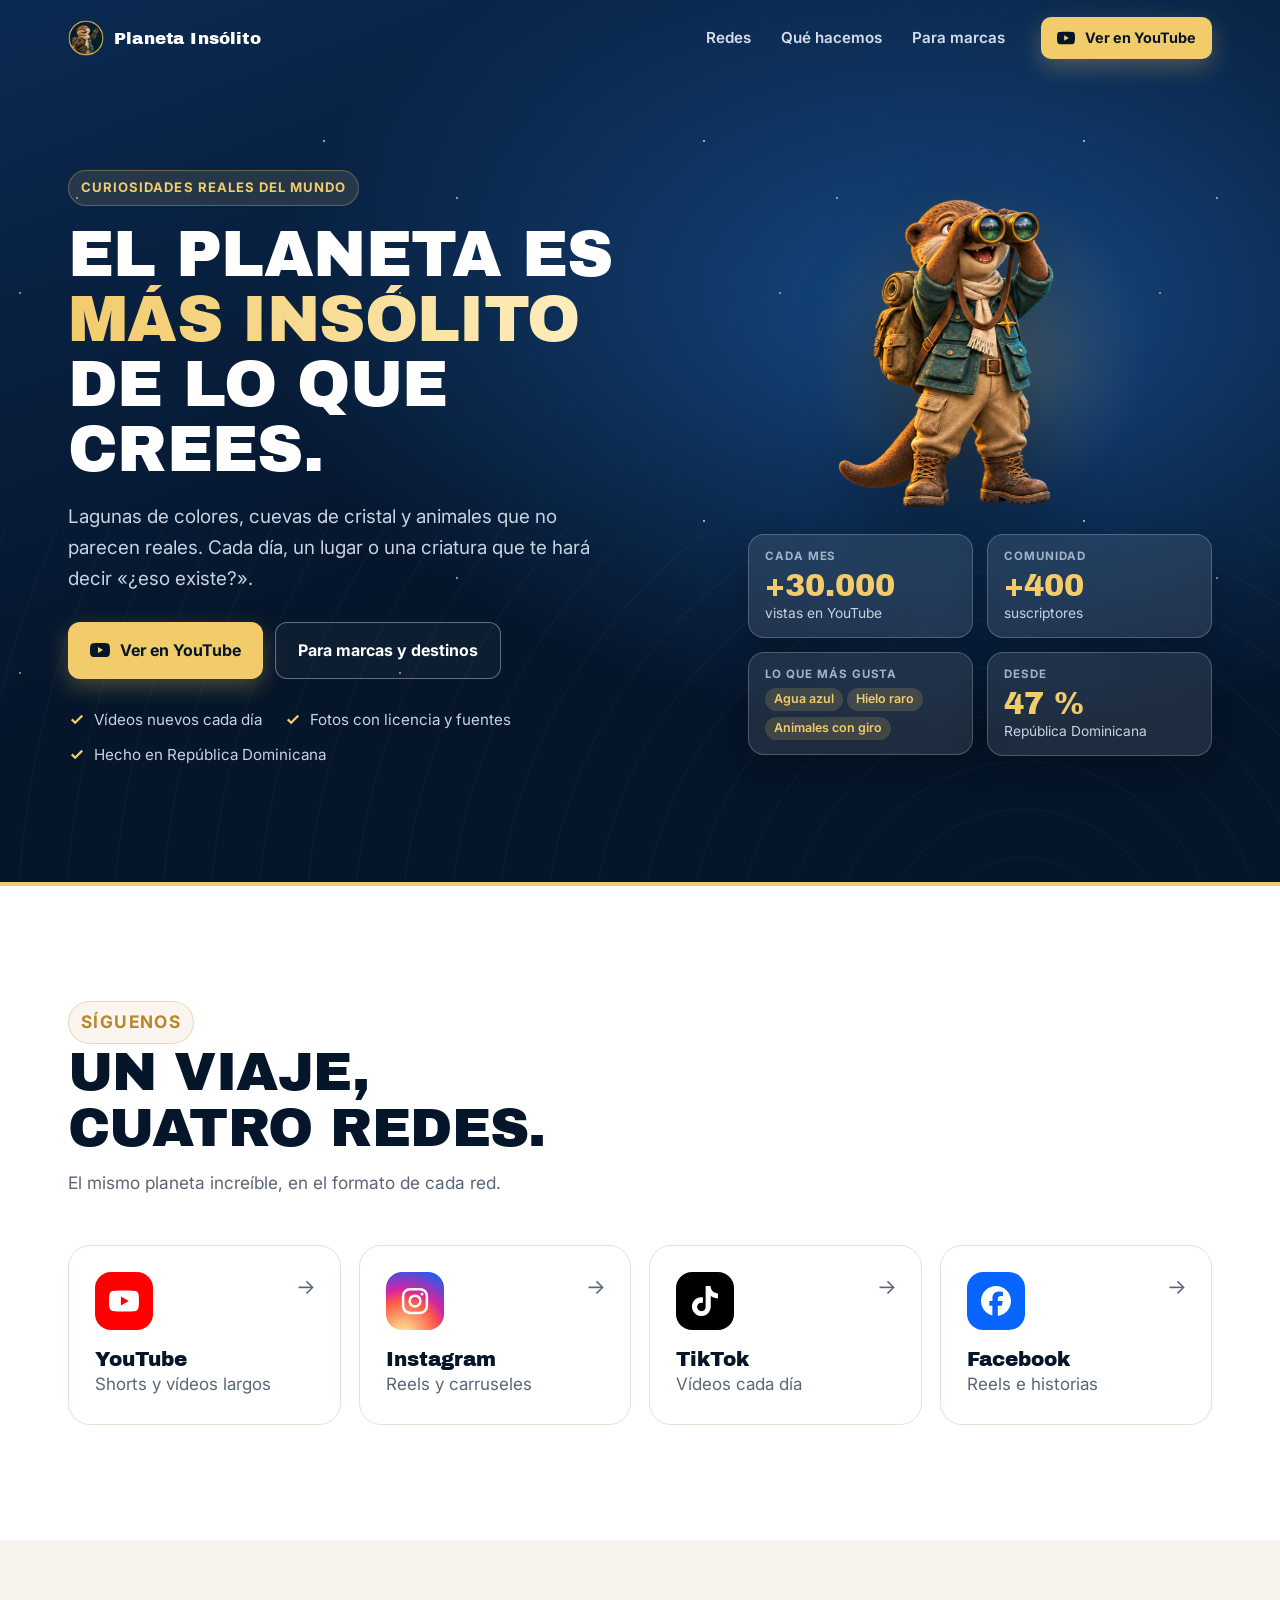
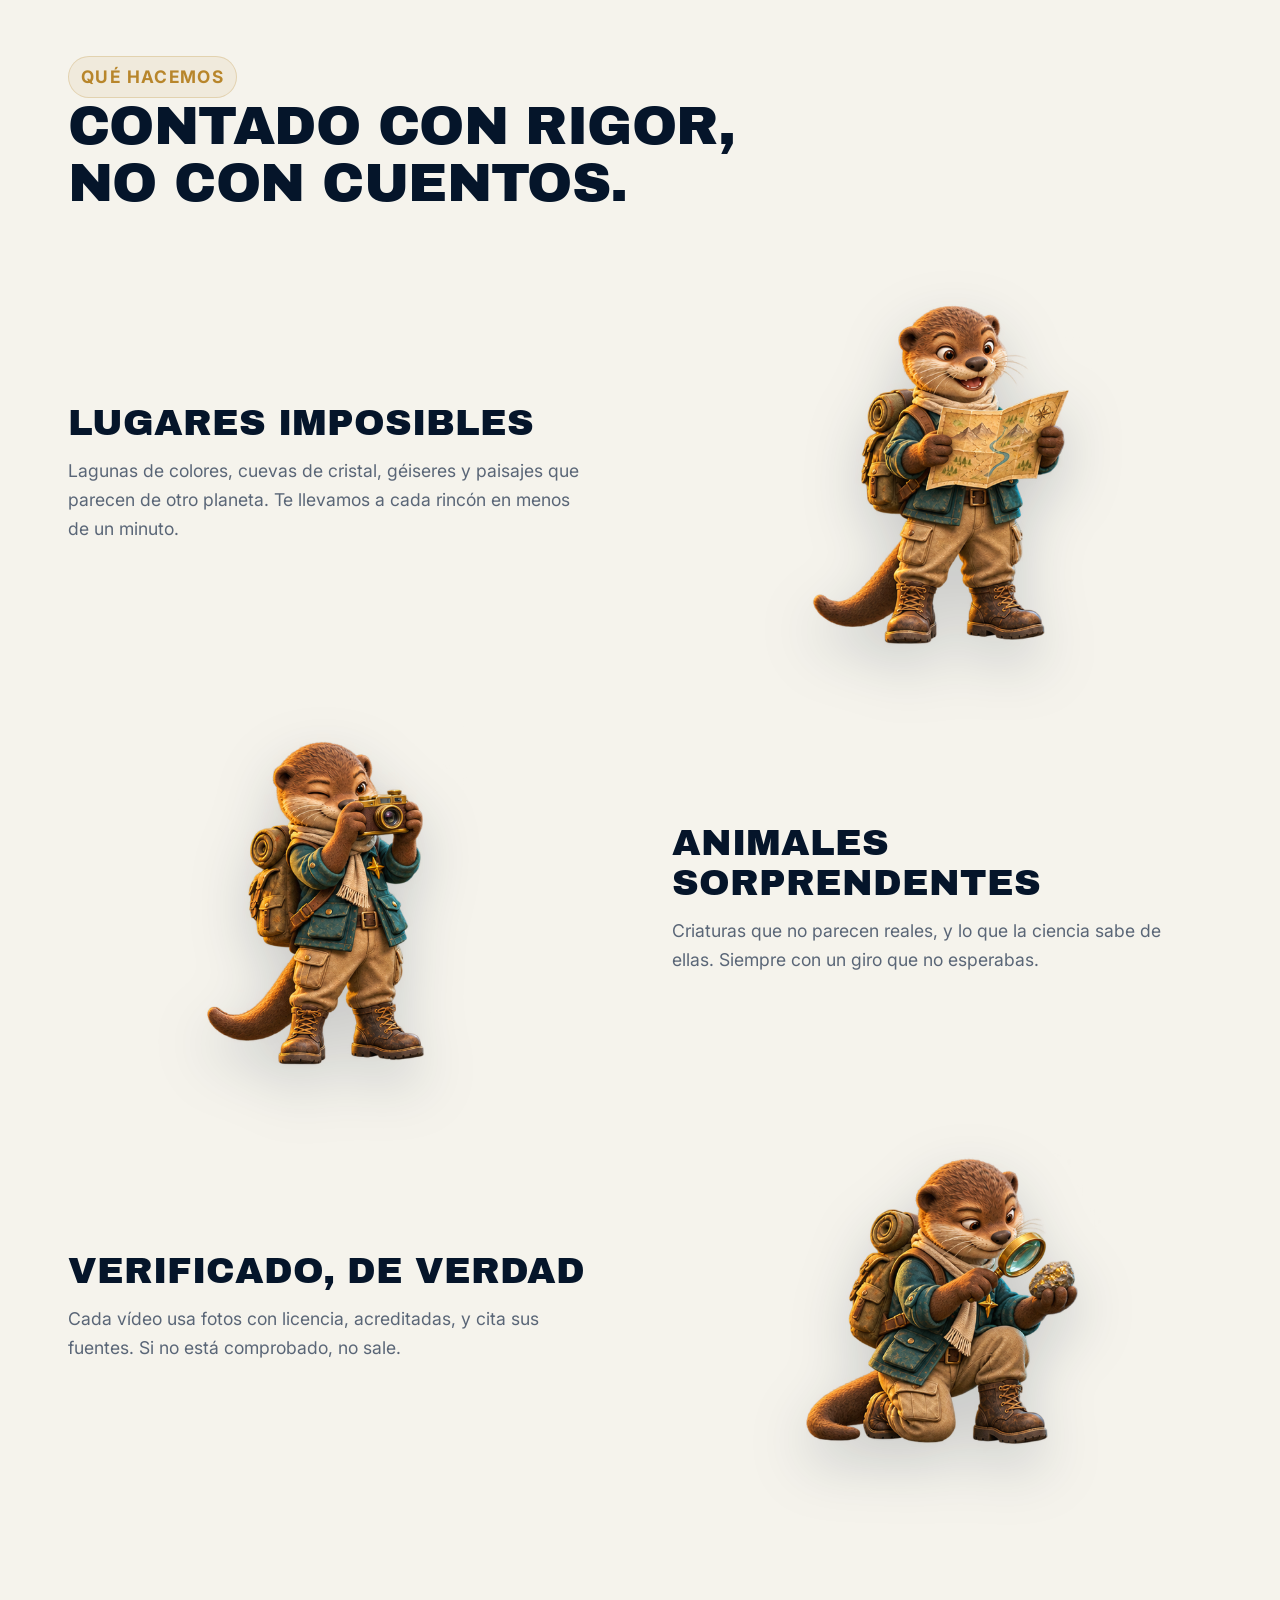
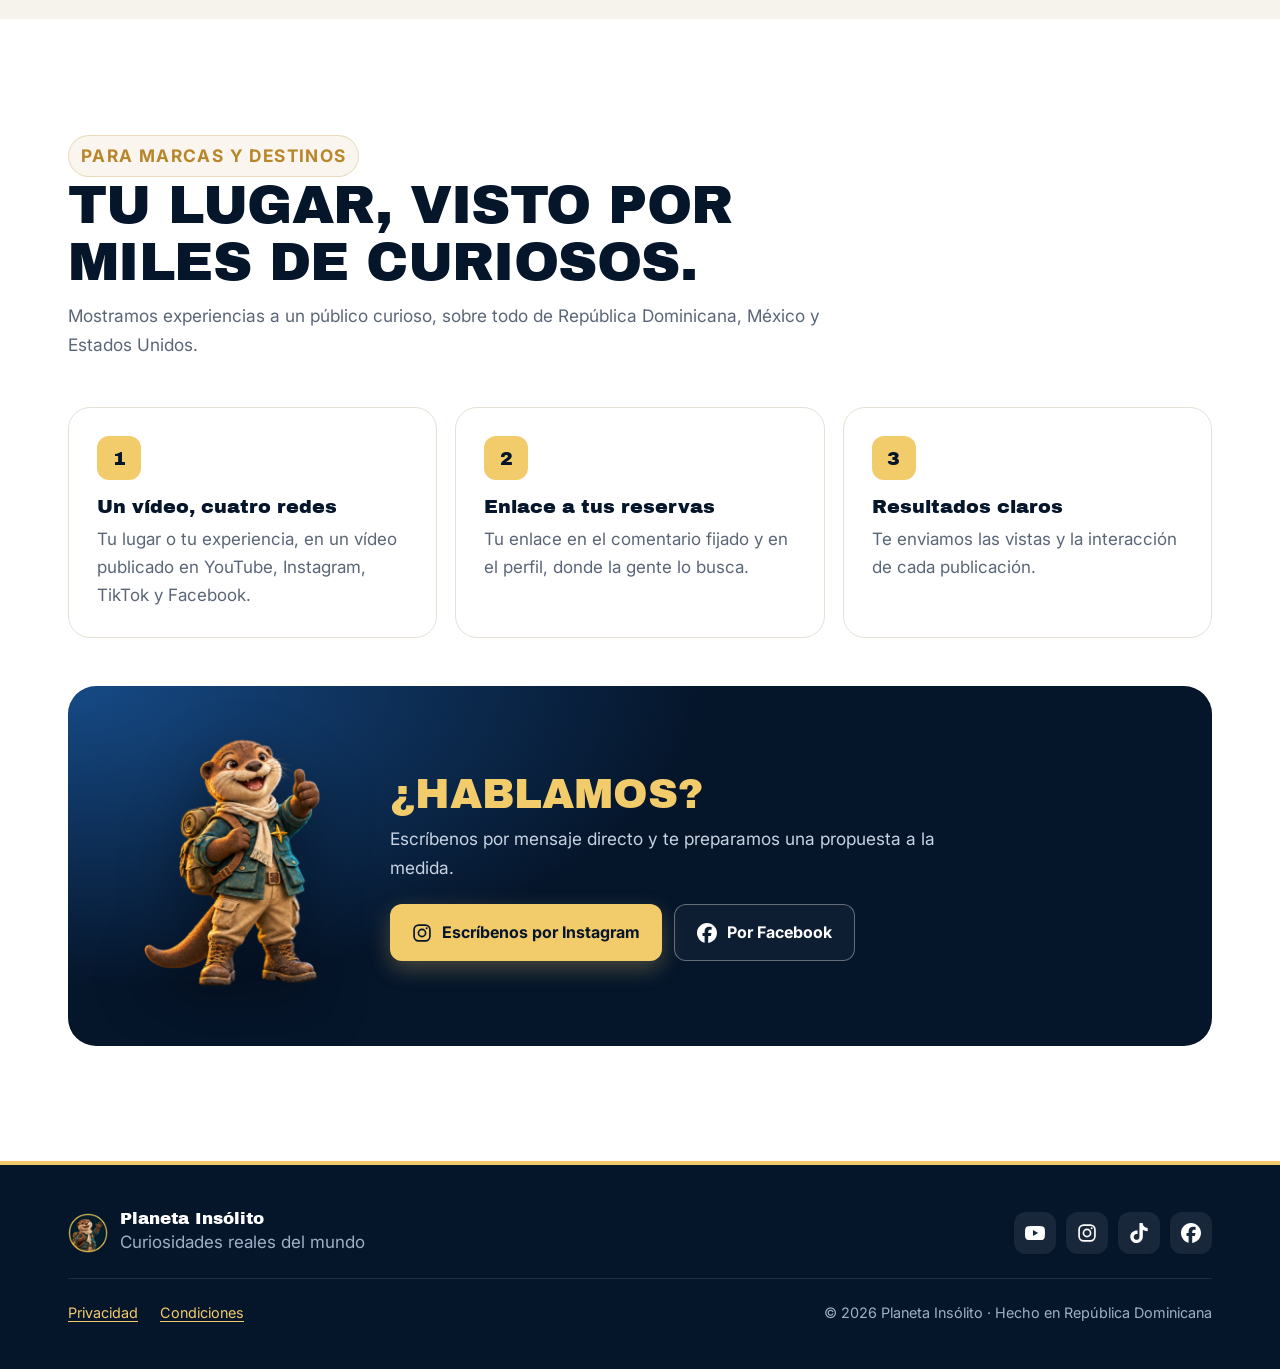
<file: index.html>
<!doctype html>
<html lang="es">
<head>
<meta charset="utf-8">
<meta name="viewport" content="width=device-width, initial-scale=1">
<title>Planeta Insólito · Curiosidades reales del mundo</title>
<meta name="description" content="Lugares y animales que parecen imposibles, contados con rigor. Vídeos nuevos cada día en YouTube, Instagram, TikTok y Facebook.">
<link rel="icon" type="image/png" href="favicon.png">
<link rel="apple-touch-icon" href="apple-touch-icon.png">
<meta name="theme-color" content="#05152a">
<meta property="og:title" content="Planeta Insólito · Curiosidades reales del mundo">
<meta property="og:description" content="Lugares y animales que parecen imposibles, contados con rigor. Vídeos nuevos cada día en YouTube, Instagram, TikTok y Facebook.">
<meta property="og:image" content="https://todoesdigitalrd.github.io/planeta-insolito-legal/isotipo.png">
<link rel="preconnect" href="https://fonts.googleapis.com">
<link rel="preconnect" href="https://fonts.gstatic.com" crossorigin>
<link href="https://fonts.googleapis.com/css2?family=Archivo+Black&family=Inter:wght@400;500;600;700&display=swap" rel="stylesheet">
<link rel="stylesheet" href="estilo.css?v=20261117f">
<script src="app.js?v=20261117f" defer></script>
</head>
<body class="pagina-inicio">
<header class="barra" id="barra">
  <div class="contenedor barra-in">
    <a class="marca" href="index.html" aria-label="Planeta Insólito, inicio"><img src="favicon.png" alt="" width="36" height="36"><span>Planeta Insólito</span></a>
    <nav class="menu" aria-label="Principal">
      <a href="index.html#redes">Redes</a>
      <a href="index.html#que-hacemos">Qué hacemos</a>
      <a href="index.html#marcas">Para marcas</a>
    </nav>
    <a class="btn btn-oro btn-chico" href="https://www.youtube.com/@PlanetaInsolitoHistorias"><svg viewBox="0 0 24 24" fill="currentColor" aria-hidden="true"><path d="M23.498 6.186a3.016 3.016 0 0 0-2.122-2.136C19.505 3.545 12 3.545 12 3.545s-7.505 0-9.377.505A3.017 3.017 0 0 0 .502 6.186C0 8.07 0 12 0 12s0 3.93.502 5.814a3.016 3.016 0 0 0 2.122 2.136c1.871.505 9.376.505 9.376.505s7.505 0 9.377-.505a3.015 3.015 0 0 0 2.122-2.136C24 15.93 24 12 24 12s0-3.93-.502-5.814zM9.545 15.568V8.432L15.818 12l-6.273 3.568z"/></svg><span>Ver en YouTube</span></a>
  </div>
</header>
<main>
<section class="portada">
  <div class="estrellas" aria-hidden="true"></div>
  <div class="contenedor portada-in">
    <div class="portada-txt">
      <p class="etiqueta">Curiosidades reales del mundo</p>
      <h1>El planeta es<br><span>más insólito</span><br>de lo que crees.</h1>
      <p class="lead">Lagunas de colores, cuevas de cristal y animales que no parecen reales. Cada día, un lugar o una criatura que te hará decir «¿eso existe?».</p>
      <div class="acciones">
        <a class="btn btn-oro" href="https://www.youtube.com/@PlanetaInsolitoHistorias"><svg viewBox="0 0 24 24" fill="currentColor" aria-hidden="true"><path d="M23.498 6.186a3.016 3.016 0 0 0-2.122-2.136C19.505 3.545 12 3.545 12 3.545s-7.505 0-9.377.505A3.017 3.017 0 0 0 .502 6.186C0 8.07 0 12 0 12s0 3.93.502 5.814a3.016 3.016 0 0 0 2.122 2.136c1.871.505 9.376.505 9.376.505s7.505 0 9.377-.505a3.015 3.015 0 0 0 2.122-2.136C24 15.93 24 12 24 12s0-3.93-.502-5.814zM9.545 15.568V8.432L15.818 12l-6.273 3.568z"/></svg><span>Ver en YouTube</span></a>
        <a class="btn btn-borde" href="#marcas"><span>Para marcas y destinos</span></a>
      </div>
      <ul class="checks">
        <li><svg viewBox="0 0 24 24" fill="none" stroke="currentColor" stroke-width="3" aria-hidden="true"><path d="M5 12.5l4.5 4.5L19 7.5"/></svg>Vídeos nuevos cada día</li>
        <li><svg viewBox="0 0 24 24" fill="none" stroke="currentColor" stroke-width="3" aria-hidden="true"><path d="M5 12.5l4.5 4.5L19 7.5"/></svg>Fotos con licencia y fuentes</li>
        <li><svg viewBox="0 0 24 24" fill="none" stroke="currentColor" stroke-width="3" aria-hidden="true"><path d="M5 12.5l4.5 4.5L19 7.5"/></svg>Hecho en República Dominicana</li>
      </ul>
    </div>
    <div class="portada-arte">
      <div class="halo" aria-hidden="true"></div>
      <img class="nutria-hero" src="img/nutria-binoculares.png" alt="La nutria exploradora de Planeta Insólito mirando con prismáticos" width="560" height="617">
      <div class="vidrio v1"><span class="vt">Cada mes</span><strong data-cifra="30000" data-pre="+">+30.000</strong><span>vistas en YouTube</span></div>
      <div class="vidrio v2"><span class="vt">Comunidad</span><strong data-cifra="400" data-pre="+">+400</strong><span>suscriptores</span></div>
      <div class="vidrio v3"><span class="vt">Lo que más gusta</span><span class="chip">Agua azul</span><span class="chip">Hielo raro</span><span class="chip">Animales con giro</span></div>
      <div class="vidrio v4"><span class="vt">Desde</span><strong data-cifra="47" data-suf=" %">47 %</strong><span>República Dominicana</span></div>
    </div>
  </div>
</section>

<section class="seccion" id="redes">
  <div class="contenedor">
    <div class="encabezado aparece"><p class="etiqueta">Síguenos</p><h2>Un viaje,<br>cuatro redes.</h2><p>El mismo planeta increíble, en el formato de cada red.</p></div>
    <div class="redes">
      <a class="red yt aparece" href="https://www.youtube.com/@PlanetaInsolitoHistorias"><span class="logo"><svg viewBox="0 0 24 24" fill="currentColor" aria-hidden="true"><path d="M23.498 6.186a3.016 3.016 0 0 0-2.122-2.136C19.505 3.545 12 3.545 12 3.545s-7.505 0-9.377.505A3.017 3.017 0 0 0 .502 6.186C0 8.07 0 12 0 12s0 3.93.502 5.814a3.016 3.016 0 0 0 2.122 2.136c1.871.505 9.376.505 9.376.505s7.505 0 9.377-.505a3.015 3.015 0 0 0 2.122-2.136C24 15.93 24 12 24 12s0-3.93-.502-5.814zM9.545 15.568V8.432L15.818 12l-6.273 3.568z"/></svg></span><span class="red-txt"><strong>YouTube</strong><span>Shorts y vídeos largos</span></span><span class="flecha">→</span></a>
      <a class="red ig aparece" href="https://www.instagram.com/planetainsolitohistorias/"><span class="logo"><svg viewBox="0 0 24 24" fill="none" stroke="currentColor" stroke-width="2" aria-hidden="true"><rect x="2.5" y="2.5" width="19" height="19" rx="5.5"/><circle cx="12" cy="12" r="4.3"/><circle cx="17.6" cy="6.4" r="1.2" fill="currentColor" stroke="none"/></svg></span><span class="red-txt"><strong>Instagram</strong><span>Reels y carruseles</span></span><span class="flecha">→</span></a>
      <a class="red tt aparece" href="https://www.tiktok.com/@planetainsolitohistorias"><span class="logo"><svg viewBox="0 0 24 24" fill="currentColor" aria-hidden="true"><path d="M12.525.02c1.31-.02 2.61-.01 3.91-.02.08 1.53.63 3.09 1.75 4.17 1.12 1.11 2.7 1.62 4.24 1.79v4.03c-1.44-.05-2.89-.35-4.2-.97-.57-.26-1.1-.59-1.62-.93-.01 2.92.01 5.84-.02 8.75-.08 1.4-.54 2.79-1.35 3.94-1.31 1.92-3.58 3.17-5.91 3.21-1.43.08-2.86-.31-4.08-1.03-2.02-1.19-3.44-3.37-3.65-5.71-.02-.5-.03-1-.01-1.49.18-1.9 1.12-3.72 2.58-4.96 1.66-1.44 3.98-2.13 6.15-1.72.02 1.48-.04 2.96-.04 4.44-.99-.32-2.15-.23-3.02.37-.63.41-1.11 1.04-1.36 1.75-.21.51-.15 1.07-.14 1.61.24 1.64 1.82 3.02 3.5 2.87 1.12-.01 2.19-.66 2.77-1.61.19-.33.4-.67.41-1.06.1-1.79.06-3.57.07-5.36.01-4.03-.01-8.05.02-12.07z"/></svg></span><span class="red-txt"><strong>TikTok</strong><span>Vídeos cada día</span></span><span class="flecha">→</span></a>
      <a class="red fb aparece" href="https://www.facebook.com/planetainsolitohistorias"><span class="logo"><svg viewBox="0 0 24 24" fill="currentColor" aria-hidden="true"><path d="M9.101 23.691v-7.98H6.627v-3.667h2.474v-1.58c0-4.085 1.848-5.978 5.858-5.978.401 0 .955.042 1.468.103a8.68 8.68 0 0 1 1.141.195v3.325a8.623 8.623 0 0 0-.653-.036 26.805 26.805 0 0 0-.733-.009c-.707 0-1.259.096-1.675.309a1.686 1.686 0 0 0-.679.622c-.258.42-.374.995-.374 1.752v1.297h3.919l-.386 2.103-.287 1.564h-3.246v8.245C19.396 23.238 24 18.179 24 12.044c0-6.627-5.373-12-12-12s-12 5.373-12 12c0 5.628 3.874 10.35 9.101 11.647Z"/></svg></span><span class="red-txt"><strong>Facebook</strong><span>Reels e historias</span></span><span class="flecha">→</span></a>
    </div>
  </div>
</section>

<section class="seccion clara" id="que-hacemos">
  <div class="contenedor">
    <div class="encabezado aparece"><p class="etiqueta">Qué hacemos</p><h2>Contado con rigor,<br>no con cuentos.</h2></div>
    <div class="fila aparece">
      <div class="fila-txt"><h3>Lugares imposibles</h3><p>Lagunas de colores, cuevas de cristal, géiseres y paisajes que parecen de otro planeta. Te llevamos a cada rincón en menos de un minuto.</p></div>
      <img class="fila-img" src="img/nutria-mapa.png" alt="La nutria con un mapa" loading="lazy" width="560" height="568">
    </div>
    <div class="fila invertida aparece">
      <div class="fila-txt"><h3>Animales sorprendentes</h3><p>Criaturas que no parecen reales, y lo que la ciencia sabe de ellas. Siempre con un giro que no esperabas.</p></div>
      <img class="fila-img" src="img/nutria-camara.png" alt="La nutria tomando una foto" loading="lazy" width="560" height="560">
    </div>
    <div class="fila aparece">
      <div class="fila-txt"><h3>Verificado, de verdad</h3><p>Cada vídeo usa fotos con licencia, acreditadas, y cita sus fuentes. Si no está comprobado, no sale.</p></div>
      <img class="fila-img" src="img/nutria-lupa.png" alt="La nutria revisando con una lupa" loading="lazy" width="560" height="518">
    </div>
  </div>
</section>

<section class="seccion" id="marcas">
  <div class="contenedor">
    <div class="encabezado aparece"><p class="etiqueta">Para marcas y destinos</p><h2>Tu lugar, visto por<br>miles de curiosos.</h2><p>Mostramos experiencias a un público curioso, sobre todo de República Dominicana, México y Estados Unidos.</p></div>
    <div class="pasos">
      <div class="paso aparece"><span class="num">1</span><h3>Un vídeo, cuatro redes</h3><p>Tu lugar o tu experiencia, en un vídeo publicado en YouTube, Instagram, TikTok y Facebook.</p></div>
      <div class="paso aparece"><span class="num">2</span><h3>Enlace a tus reservas</h3><p>Tu enlace en el comentario fijado y en el perfil, donde la gente lo busca.</p></div>
      <div class="paso aparece"><span class="num">3</span><h3>Resultados claros</h3><p>Te enviamos las vistas y la interacción de cada publicación.</p></div>
    </div>
    <div class="cta aparece">
      <img src="img/nutria-pulgar.png" alt="La nutria con el pulgar arriba" loading="lazy" width="560" height="661">
      <div><h3>¿Hablamos?</h3><p>Escríbenos por mensaje directo y te preparamos una propuesta a la medida.</p>
        <div class="acciones"><a class="btn btn-oro" href="https://www.instagram.com/planetainsolitohistorias/"><svg viewBox="0 0 24 24" fill="none" stroke="currentColor" stroke-width="2" aria-hidden="true"><rect x="2.5" y="2.5" width="19" height="19" rx="5.5"/><circle cx="12" cy="12" r="4.3"/><circle cx="17.6" cy="6.4" r="1.2" fill="currentColor" stroke="none"/></svg><span>Escríbenos por Instagram</span></a><a class="btn btn-borde" href="https://www.facebook.com/planetainsolitohistorias"><svg viewBox="0 0 24 24" fill="currentColor" aria-hidden="true"><path d="M9.101 23.691v-7.98H6.627v-3.667h2.474v-1.58c0-4.085 1.848-5.978 5.858-5.978.401 0 .955.042 1.468.103a8.68 8.68 0 0 1 1.141.195v3.325a8.623 8.623 0 0 0-.653-.036 26.805 26.805 0 0 0-.733-.009c-.707 0-1.259.096-1.675.309a1.686 1.686 0 0 0-.679.622c-.258.42-.374.995-.374 1.752v1.297h3.919l-.386 2.103-.287 1.564h-3.246v8.245C19.396 23.238 24 18.179 24 12.044c0-6.627-5.373-12-12-12s-12 5.373-12 12c0 5.628 3.874 10.35 9.101 11.647Z"/></svg><span>Por Facebook</span></a></div></div>
    </div>
  </div>
</section>
</main>
<footer class="pie">
  <div class="contenedor pie-in">
    <div class="pie-marca"><img src="favicon.png" alt="" width="40" height="40"><div><strong>Planeta Insólito</strong><span>Curiosidades reales del mundo</span></div></div>
    <nav class="pie-redes" aria-label="Redes">
      <a href="https://www.youtube.com/@PlanetaInsolitoHistorias" aria-label="YouTube"><svg viewBox="0 0 24 24" fill="currentColor" aria-hidden="true"><path d="M23.498 6.186a3.016 3.016 0 0 0-2.122-2.136C19.505 3.545 12 3.545 12 3.545s-7.505 0-9.377.505A3.017 3.017 0 0 0 .502 6.186C0 8.07 0 12 0 12s0 3.93.502 5.814a3.016 3.016 0 0 0 2.122 2.136c1.871.505 9.376.505 9.376.505s7.505 0 9.377-.505a3.015 3.015 0 0 0 2.122-2.136C24 15.93 24 12 24 12s0-3.93-.502-5.814zM9.545 15.568V8.432L15.818 12l-6.273 3.568z"/></svg></a><a href="https://www.instagram.com/planetainsolitohistorias/" aria-label="Instagram"><svg viewBox="0 0 24 24" fill="none" stroke="currentColor" stroke-width="2" aria-hidden="true"><rect x="2.5" y="2.5" width="19" height="19" rx="5.5"/><circle cx="12" cy="12" r="4.3"/><circle cx="17.6" cy="6.4" r="1.2" fill="currentColor" stroke="none"/></svg></a>
      <a href="https://www.tiktok.com/@planetainsolitohistorias" aria-label="TikTok"><svg viewBox="0 0 24 24" fill="currentColor" aria-hidden="true"><path d="M12.525.02c1.31-.02 2.61-.01 3.91-.02.08 1.53.63 3.09 1.75 4.17 1.12 1.11 2.7 1.62 4.24 1.79v4.03c-1.44-.05-2.89-.35-4.2-.97-.57-.26-1.1-.59-1.62-.93-.01 2.92.01 5.84-.02 8.75-.08 1.4-.54 2.79-1.35 3.94-1.31 1.92-3.58 3.17-5.91 3.21-1.43.08-2.86-.31-4.08-1.03-2.02-1.19-3.44-3.37-3.65-5.71-.02-.5-.03-1-.01-1.49.18-1.9 1.12-3.72 2.58-4.96 1.66-1.44 3.98-2.13 6.15-1.72.02 1.48-.04 2.96-.04 4.44-.99-.32-2.15-.23-3.02.37-.63.41-1.11 1.04-1.36 1.75-.21.51-.15 1.07-.14 1.61.24 1.64 1.82 3.02 3.5 2.87 1.12-.01 2.19-.66 2.77-1.61.19-.33.4-.67.41-1.06.1-1.79.06-3.57.07-5.36.01-4.03-.01-8.05.02-12.07z"/></svg></a><a href="https://www.facebook.com/planetainsolitohistorias" aria-label="Facebook"><svg viewBox="0 0 24 24" fill="currentColor" aria-hidden="true"><path d="M9.101 23.691v-7.98H6.627v-3.667h2.474v-1.58c0-4.085 1.848-5.978 5.858-5.978.401 0 .955.042 1.468.103a8.68 8.68 0 0 1 1.141.195v3.325a8.623 8.623 0 0 0-.653-.036 26.805 26.805 0 0 0-.733-.009c-.707 0-1.259.096-1.675.309a1.686 1.686 0 0 0-.679.622c-.258.42-.374.995-.374 1.752v1.297h3.919l-.386 2.103-.287 1.564h-3.246v8.245C19.396 23.238 24 18.179 24 12.044c0-6.627-5.373-12-12-12s-12 5.373-12 12c0 5.628 3.874 10.35 9.101 11.647Z"/></svg></a>
    </nav>
    <div class="pie-legal"><a href="privacidad.html">Privacidad</a><a href="condiciones.html">Condiciones</a><span>© 2026 Planeta Insólito · Hecho en República Dominicana</span></div>
  </div>
</footer>
</body>
</html>
</file>
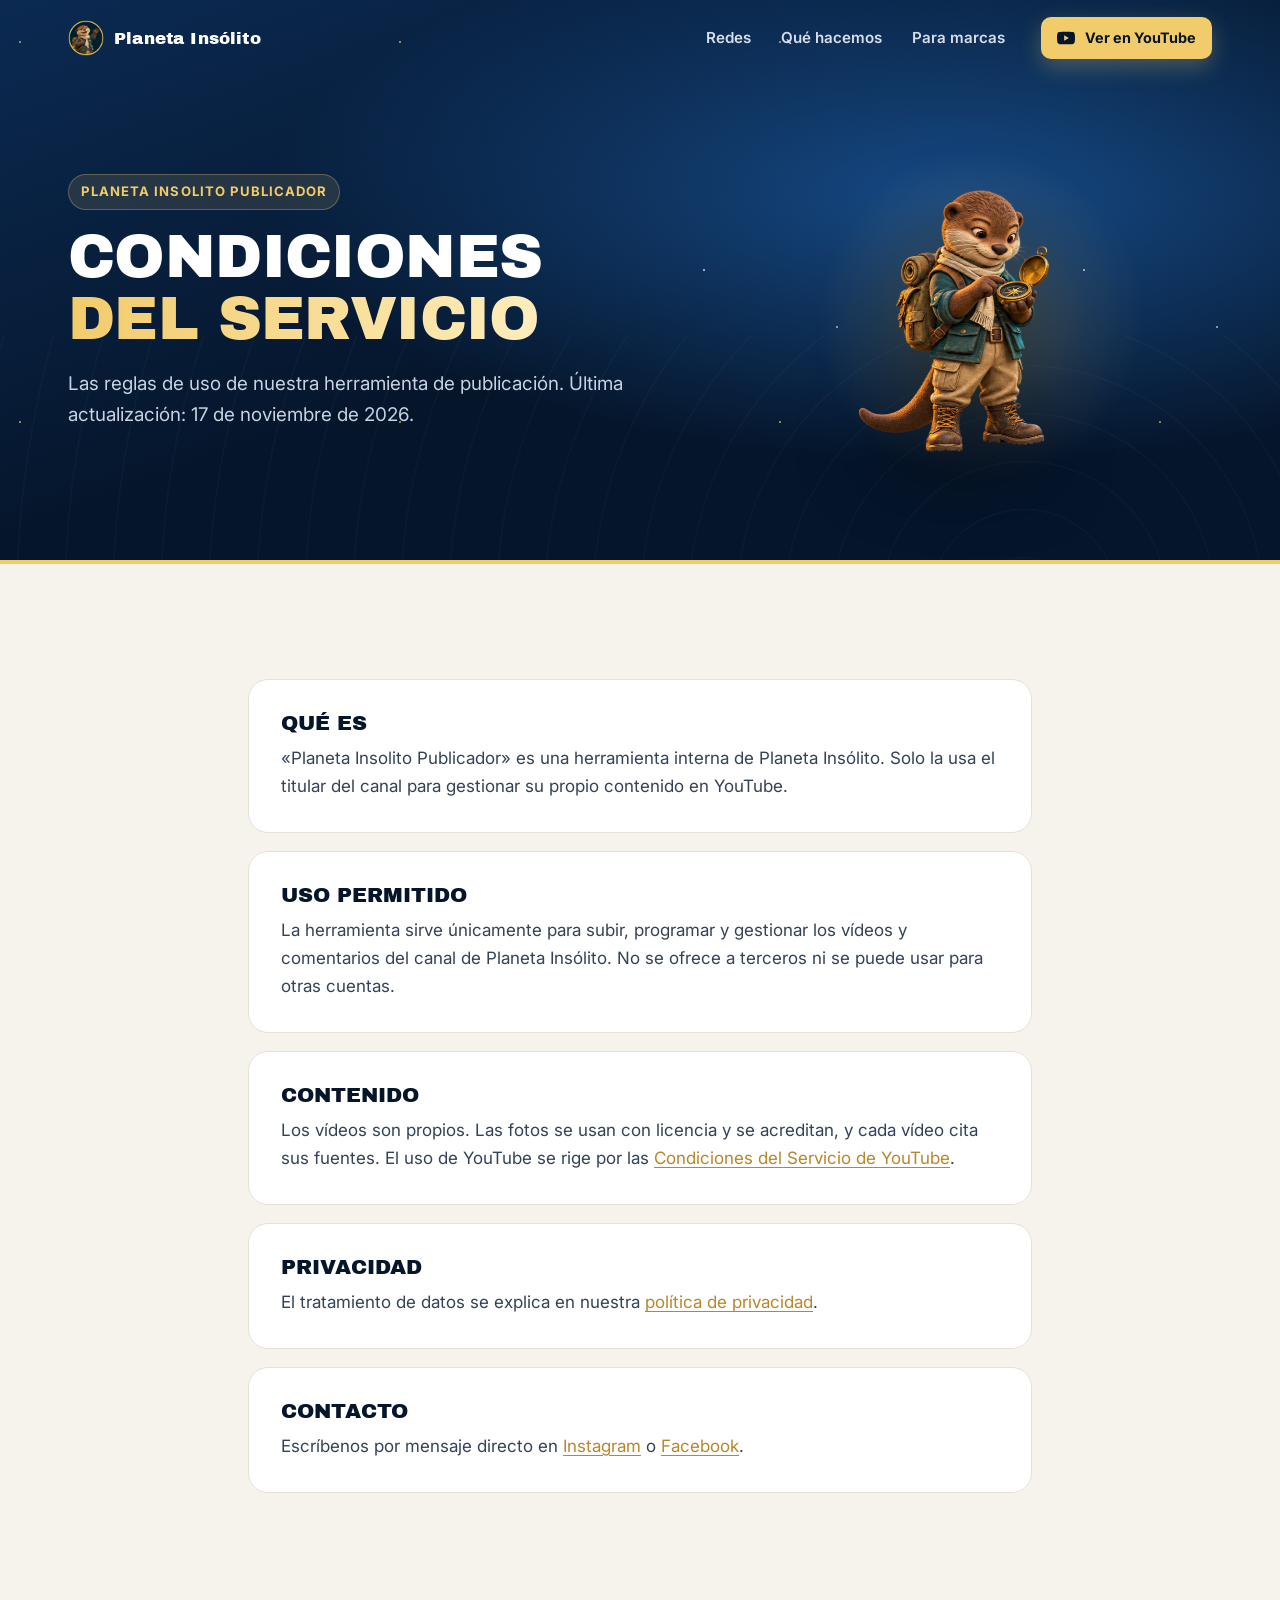
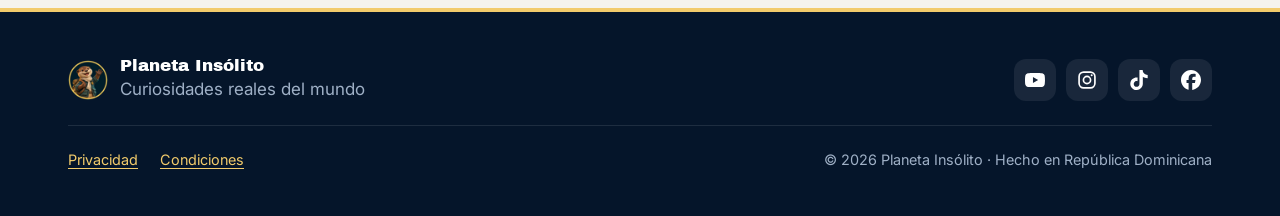
<file: condiciones.html>
<!doctype html>
<html lang="es">
<head>
<meta charset="utf-8">
<meta name="viewport" content="width=device-width, initial-scale=1">
<title>Condiciones · Planeta Insólito</title>
<meta name="description" content="Condiciones de uso de la herramienta de publicación de Planeta Insólito.">
<link rel="icon" type="image/png" href="favicon.png">
<link rel="apple-touch-icon" href="apple-touch-icon.png">
<meta name="theme-color" content="#05152a">
<meta property="og:title" content="Condiciones · Planeta Insólito">
<meta property="og:description" content="Condiciones de uso de la herramienta de publicación de Planeta Insólito.">
<meta property="og:image" content="https://todoesdigitalrd.github.io/planeta-insolito-legal/isotipo.png">
<link rel="preconnect" href="https://fonts.googleapis.com">
<link rel="preconnect" href="https://fonts.gstatic.com" crossorigin>
<link href="https://fonts.googleapis.com/css2?family=Archivo+Black&family=Inter:wght@400;500;600;700&display=swap" rel="stylesheet">
<link rel="stylesheet" href="estilo.css?v=20261117f">
<script src="app.js?v=20261117f" defer></script>
</head>
<body class="pagina-legal">
<header class="barra" id="barra">
  <div class="contenedor barra-in">
    <a class="marca" href="index.html" aria-label="Planeta Insólito, inicio"><img src="favicon.png" alt="" width="36" height="36"><span>Planeta Insólito</span></a>
    <nav class="menu" aria-label="Principal">
      <a href="index.html#redes">Redes</a>
      <a href="index.html#que-hacemos">Qué hacemos</a>
      <a href="index.html#marcas">Para marcas</a>
    </nav>
    <a class="btn btn-oro btn-chico" href="https://www.youtube.com/@PlanetaInsolitoHistorias"><svg viewBox="0 0 24 24" fill="currentColor" aria-hidden="true"><path d="M23.498 6.186a3.016 3.016 0 0 0-2.122-2.136C19.505 3.545 12 3.545 12 3.545s-7.505 0-9.377.505A3.017 3.017 0 0 0 .502 6.186C0 8.07 0 12 0 12s0 3.93.502 5.814a3.016 3.016 0 0 0 2.122 2.136c1.871.505 9.376.505 9.376.505s7.505 0 9.377-.505a3.015 3.015 0 0 0 2.122-2.136C24 15.93 24 12 24 12s0-3.93-.502-5.814zM9.545 15.568V8.432L15.818 12l-6.273 3.568z"/></svg><span>Ver en YouTube</span></a>
  </div>
</header>
<main>
<section class="portada corta">
  <div class="estrellas" aria-hidden="true"></div>
  <div class="contenedor portada-in">
    <div class="portada-txt"><p class="etiqueta">Planeta Insolito Publicador</p><h1>Condiciones<br><span>del servicio</span></h1><p class="lead">Las reglas de uso de nuestra herramienta de publicación. Última actualización: 17 de noviembre de 2026.</p></div>
    <div class="portada-arte"><div class="halo" aria-hidden="true"></div><img class="nutria-hero" src="img/nutria-brujula.png" alt="La nutria con una brújula" width="560" height="560"></div>
  </div>
</section>
<section class="seccion clara">
  <div class="contenedor legal">
      <article class="bloque aparece"><h2>Qué es</h2><p>«Planeta Insolito Publicador» es una herramienta interna de Planeta Insólito. Solo la usa el titular del canal para gestionar su propio contenido en YouTube.</p></article>
      <article class="bloque aparece"><h2>Uso permitido</h2><p>La herramienta sirve únicamente para subir, programar y gestionar los vídeos y comentarios del canal de Planeta Insólito. No se ofrece a terceros ni se puede usar para otras cuentas.</p></article>
      <article class="bloque aparece"><h2>Contenido</h2><p>Los vídeos son propios. Las fotos se usan con licencia y se acreditan, y cada vídeo cita sus fuentes. El uso de YouTube se rige por las <a href="https://www.youtube.com/t/terms">Condiciones del Servicio de YouTube</a>.</p></article>
      <article class="bloque aparece"><h2>Privacidad</h2><p>El tratamiento de datos se explica en nuestra <a href="privacidad.html">política de privacidad</a>.</p></article>
      <article class="bloque aparece"><h2>Contacto</h2><p>Escríbenos por mensaje directo en <a href="https://www.instagram.com/planetainsolitohistorias/">Instagram</a> o <a href="https://www.facebook.com/planetainsolitohistorias">Facebook</a>.</p></article>
  </div>
</section>
</main>
<footer class="pie">
  <div class="contenedor pie-in">
    <div class="pie-marca"><img src="favicon.png" alt="" width="40" height="40"><div><strong>Planeta Insólito</strong><span>Curiosidades reales del mundo</span></div></div>
    <nav class="pie-redes" aria-label="Redes">
      <a href="https://www.youtube.com/@PlanetaInsolitoHistorias" aria-label="YouTube"><svg viewBox="0 0 24 24" fill="currentColor" aria-hidden="true"><path d="M23.498 6.186a3.016 3.016 0 0 0-2.122-2.136C19.505 3.545 12 3.545 12 3.545s-7.505 0-9.377.505A3.017 3.017 0 0 0 .502 6.186C0 8.07 0 12 0 12s0 3.93.502 5.814a3.016 3.016 0 0 0 2.122 2.136c1.871.505 9.376.505 9.376.505s7.505 0 9.377-.505a3.015 3.015 0 0 0 2.122-2.136C24 15.93 24 12 24 12s0-3.93-.502-5.814zM9.545 15.568V8.432L15.818 12l-6.273 3.568z"/></svg></a><a href="https://www.instagram.com/planetainsolitohistorias/" aria-label="Instagram"><svg viewBox="0 0 24 24" fill="none" stroke="currentColor" stroke-width="2" aria-hidden="true"><rect x="2.5" y="2.5" width="19" height="19" rx="5.5"/><circle cx="12" cy="12" r="4.3"/><circle cx="17.6" cy="6.4" r="1.2" fill="currentColor" stroke="none"/></svg></a>
      <a href="https://www.tiktok.com/@planetainsolitohistorias" aria-label="TikTok"><svg viewBox="0 0 24 24" fill="currentColor" aria-hidden="true"><path d="M12.525.02c1.31-.02 2.61-.01 3.91-.02.08 1.53.63 3.09 1.75 4.17 1.12 1.11 2.7 1.62 4.24 1.79v4.03c-1.44-.05-2.89-.35-4.2-.97-.57-.26-1.1-.59-1.62-.93-.01 2.92.01 5.84-.02 8.75-.08 1.4-.54 2.79-1.35 3.94-1.31 1.92-3.58 3.17-5.91 3.21-1.43.08-2.86-.31-4.08-1.03-2.02-1.19-3.44-3.37-3.65-5.71-.02-.5-.03-1-.01-1.49.18-1.9 1.12-3.72 2.58-4.96 1.66-1.44 3.98-2.13 6.15-1.72.02 1.48-.04 2.96-.04 4.44-.99-.32-2.15-.23-3.02.37-.63.41-1.11 1.04-1.36 1.75-.21.51-.15 1.07-.14 1.61.24 1.64 1.82 3.02 3.5 2.87 1.12-.01 2.19-.66 2.77-1.61.19-.33.4-.67.41-1.06.1-1.79.06-3.57.07-5.36.01-4.03-.01-8.05.02-12.07z"/></svg></a><a href="https://www.facebook.com/planetainsolitohistorias" aria-label="Facebook"><svg viewBox="0 0 24 24" fill="currentColor" aria-hidden="true"><path d="M9.101 23.691v-7.98H6.627v-3.667h2.474v-1.58c0-4.085 1.848-5.978 5.858-5.978.401 0 .955.042 1.468.103a8.68 8.68 0 0 1 1.141.195v3.325a8.623 8.623 0 0 0-.653-.036 26.805 26.805 0 0 0-.733-.009c-.707 0-1.259.096-1.675.309a1.686 1.686 0 0 0-.679.622c-.258.42-.374.995-.374 1.752v1.297h3.919l-.386 2.103-.287 1.564h-3.246v8.245C19.396 23.238 24 18.179 24 12.044c0-6.627-5.373-12-12-12s-12 5.373-12 12c0 5.628 3.874 10.35 9.101 11.647Z"/></svg></a>
    </nav>
    <div class="pie-legal"><a href="privacidad.html">Privacidad</a><a href="condiciones.html">Condiciones</a><span>© 2026 Planeta Insólito · Hecho en República Dominicana</span></div>
  </div>
</footer>
</body>
</html>
</file>
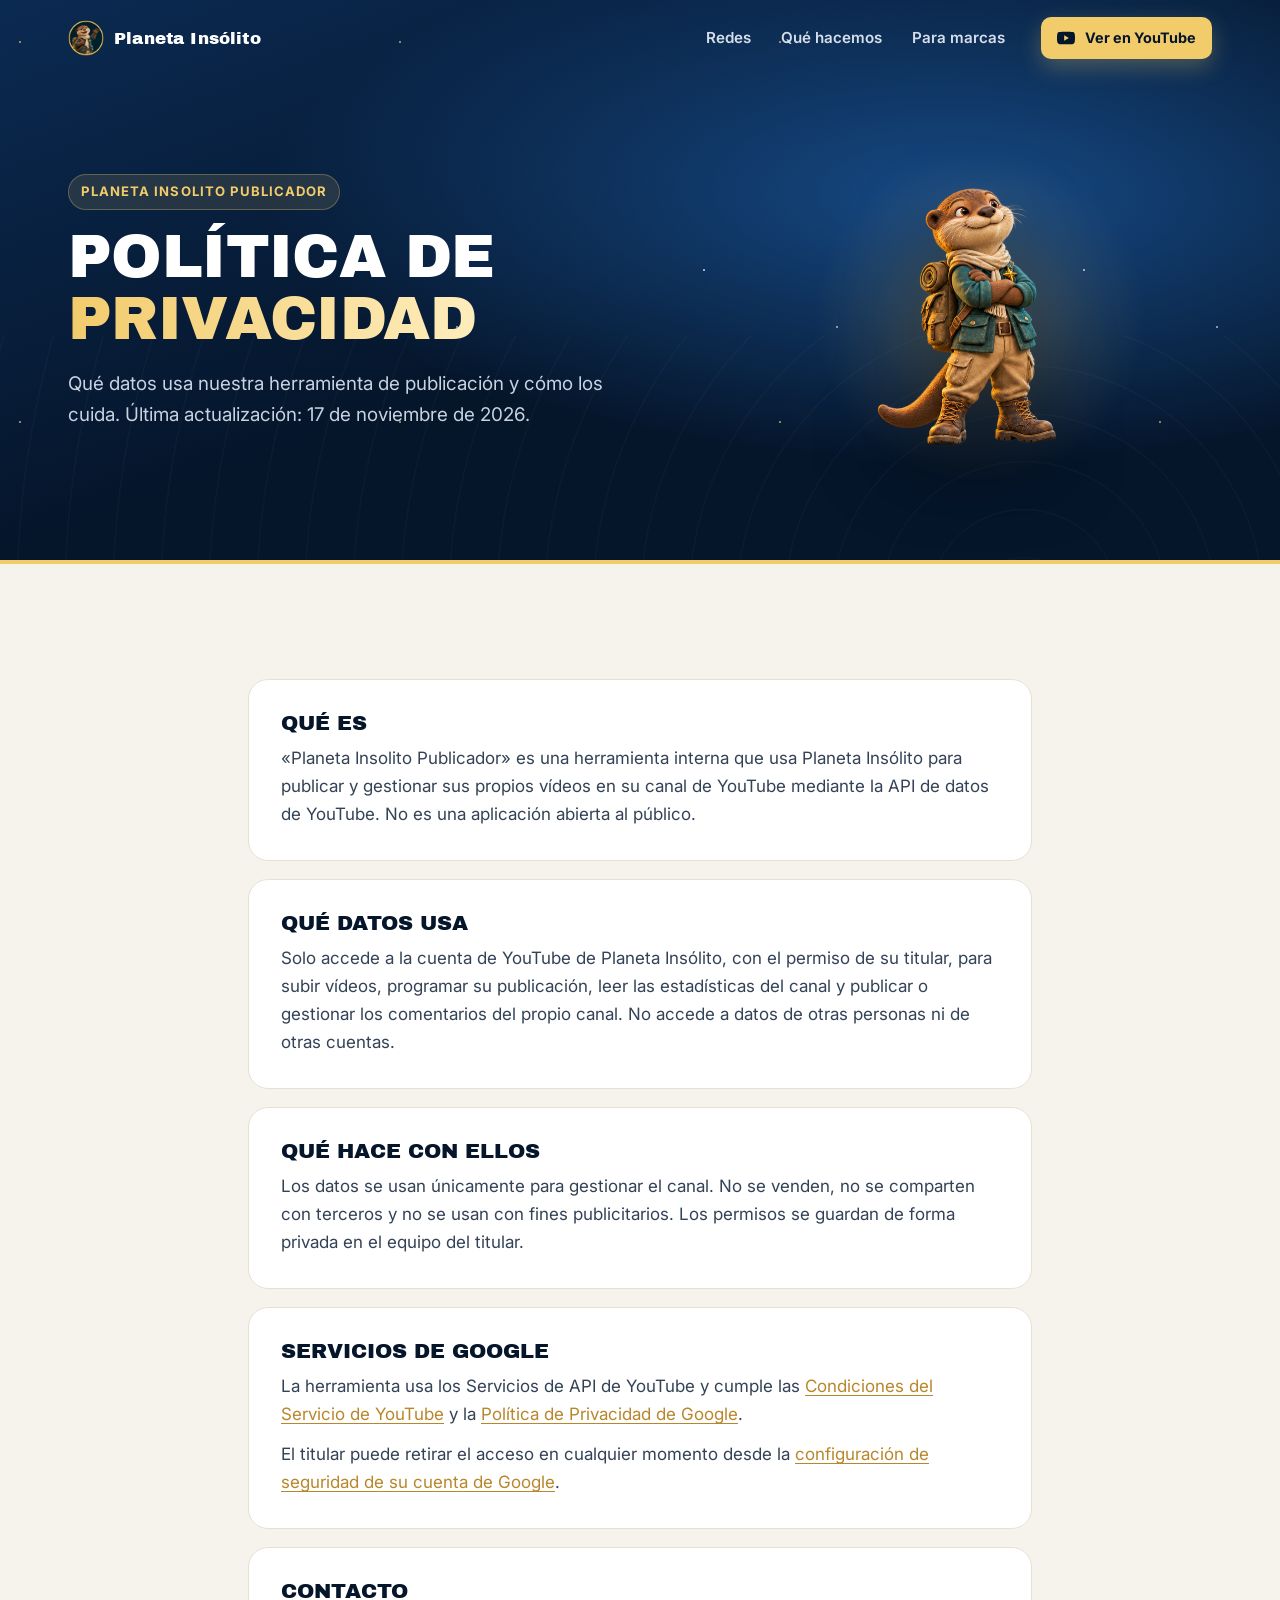
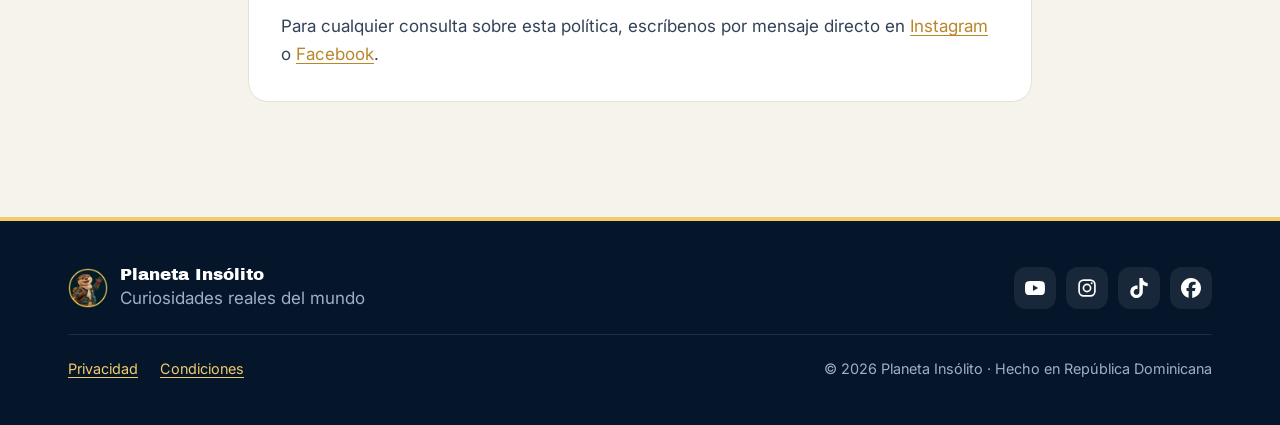
<file: privacidad.html>
<!doctype html>
<html lang="es">
<head>
<meta charset="utf-8">
<meta name="viewport" content="width=device-width, initial-scale=1">
<title>Privacidad · Planeta Insólito</title>
<meta name="description" content="Política de privacidad de la herramienta de publicación de Planeta Insólito.">
<link rel="icon" type="image/png" href="favicon.png">
<link rel="apple-touch-icon" href="apple-touch-icon.png">
<meta name="theme-color" content="#05152a">
<meta property="og:title" content="Privacidad · Planeta Insólito">
<meta property="og:description" content="Política de privacidad de la herramienta de publicación de Planeta Insólito.">
<meta property="og:image" content="https://todoesdigitalrd.github.io/planeta-insolito-legal/isotipo.png">
<link rel="preconnect" href="https://fonts.googleapis.com">
<link rel="preconnect" href="https://fonts.gstatic.com" crossorigin>
<link href="https://fonts.googleapis.com/css2?family=Archivo+Black&family=Inter:wght@400;500;600;700&display=swap" rel="stylesheet">
<link rel="stylesheet" href="estilo.css?v=20261117f">
<script src="app.js?v=20261117f" defer></script>
</head>
<body class="pagina-legal">
<header class="barra" id="barra">
  <div class="contenedor barra-in">
    <a class="marca" href="index.html" aria-label="Planeta Insólito, inicio"><img src="favicon.png" alt="" width="36" height="36"><span>Planeta Insólito</span></a>
    <nav class="menu" aria-label="Principal">
      <a href="index.html#redes">Redes</a>
      <a href="index.html#que-hacemos">Qué hacemos</a>
      <a href="index.html#marcas">Para marcas</a>
    </nav>
    <a class="btn btn-oro btn-chico" href="https://www.youtube.com/@PlanetaInsolitoHistorias"><svg viewBox="0 0 24 24" fill="currentColor" aria-hidden="true"><path d="M23.498 6.186a3.016 3.016 0 0 0-2.122-2.136C19.505 3.545 12 3.545 12 3.545s-7.505 0-9.377.505A3.017 3.017 0 0 0 .502 6.186C0 8.07 0 12 0 12s0 3.93.502 5.814a3.016 3.016 0 0 0 2.122 2.136c1.871.505 9.376.505 9.376.505s7.505 0 9.377-.505a3.015 3.015 0 0 0 2.122-2.136C24 15.93 24 12 24 12s0-3.93-.502-5.814zM9.545 15.568V8.432L15.818 12l-6.273 3.568z"/></svg><span>Ver en YouTube</span></a>
  </div>
</header>
<main>
<section class="portada corta">
  <div class="estrellas" aria-hidden="true"></div>
  <div class="contenedor portada-in">
    <div class="portada-txt"><p class="etiqueta">Planeta Insolito Publicador</p><h1>Política de<br><span>privacidad</span></h1><p class="lead">Qué datos usa nuestra herramienta de publicación y cómo los cuida. Última actualización: 17 de noviembre de 2026.</p></div>
    <div class="portada-arte"><div class="halo" aria-hidden="true"></div><img class="nutria-hero" src="img/nutria-seguridad.png" alt="La nutria con los brazos cruzados, guardiana de tus datos" width="560" height="560"></div>
  </div>
</section>
<section class="seccion clara">
  <div class="contenedor legal">
      <article class="bloque aparece"><h2>Qué es</h2><p>«Planeta Insolito Publicador» es una herramienta interna que usa Planeta Insólito para publicar y gestionar sus propios vídeos en su canal de YouTube mediante la API de datos de YouTube. No es una aplicación abierta al público.</p></article>
      <article class="bloque aparece"><h2>Qué datos usa</h2><p>Solo accede a la cuenta de YouTube de Planeta Insólito, con el permiso de su titular, para subir vídeos, programar su publicación, leer las estadísticas del canal y publicar o gestionar los comentarios del propio canal. No accede a datos de otras personas ni de otras cuentas.</p></article>
      <article class="bloque aparece"><h2>Qué hace con ellos</h2><p>Los datos se usan únicamente para gestionar el canal. No se venden, no se comparten con terceros y no se usan con fines publicitarios. Los permisos se guardan de forma privada en el equipo del titular.</p></article>
      <article class="bloque aparece"><h2>Servicios de Google</h2><p>La herramienta usa los Servicios de API de YouTube y cumple las <a href="https://www.youtube.com/t/terms">Condiciones del Servicio de YouTube</a> y la <a href="https://policies.google.com/privacy">Política de Privacidad de Google</a>.</p><p>El titular puede retirar el acceso en cualquier momento desde la <a href="https://myaccount.google.com/permissions">configuración de seguridad de su cuenta de Google</a>.</p></article>
      <article class="bloque aparece"><h2>Contacto</h2><p>Para cualquier consulta sobre esta política, escríbenos por mensaje directo en <a href="https://www.instagram.com/planetainsolitohistorias/">Instagram</a> o <a href="https://www.facebook.com/planetainsolitohistorias">Facebook</a>.</p></article>
  </div>
</section>
</main>
<footer class="pie">
  <div class="contenedor pie-in">
    <div class="pie-marca"><img src="favicon.png" alt="" width="40" height="40"><div><strong>Planeta Insólito</strong><span>Curiosidades reales del mundo</span></div></div>
    <nav class="pie-redes" aria-label="Redes">
      <a href="https://www.youtube.com/@PlanetaInsolitoHistorias" aria-label="YouTube"><svg viewBox="0 0 24 24" fill="currentColor" aria-hidden="true"><path d="M23.498 6.186a3.016 3.016 0 0 0-2.122-2.136C19.505 3.545 12 3.545 12 3.545s-7.505 0-9.377.505A3.017 3.017 0 0 0 .502 6.186C0 8.07 0 12 0 12s0 3.93.502 5.814a3.016 3.016 0 0 0 2.122 2.136c1.871.505 9.376.505 9.376.505s7.505 0 9.377-.505a3.015 3.015 0 0 0 2.122-2.136C24 15.93 24 12 24 12s0-3.93-.502-5.814zM9.545 15.568V8.432L15.818 12l-6.273 3.568z"/></svg></a><a href="https://www.instagram.com/planetainsolitohistorias/" aria-label="Instagram"><svg viewBox="0 0 24 24" fill="none" stroke="currentColor" stroke-width="2" aria-hidden="true"><rect x="2.5" y="2.5" width="19" height="19" rx="5.5"/><circle cx="12" cy="12" r="4.3"/><circle cx="17.6" cy="6.4" r="1.2" fill="currentColor" stroke="none"/></svg></a>
      <a href="https://www.tiktok.com/@planetainsolitohistorias" aria-label="TikTok"><svg viewBox="0 0 24 24" fill="currentColor" aria-hidden="true"><path d="M12.525.02c1.31-.02 2.61-.01 3.91-.02.08 1.53.63 3.09 1.75 4.17 1.12 1.11 2.7 1.62 4.24 1.79v4.03c-1.44-.05-2.89-.35-4.2-.97-.57-.26-1.1-.59-1.62-.93-.01 2.92.01 5.84-.02 8.75-.08 1.4-.54 2.79-1.35 3.94-1.31 1.92-3.58 3.17-5.91 3.21-1.43.08-2.86-.31-4.08-1.03-2.02-1.19-3.44-3.37-3.65-5.71-.02-.5-.03-1-.01-1.49.18-1.9 1.12-3.72 2.58-4.96 1.66-1.44 3.98-2.13 6.15-1.72.02 1.48-.04 2.96-.04 4.44-.99-.32-2.15-.23-3.02.37-.63.41-1.11 1.04-1.36 1.75-.21.51-.15 1.07-.14 1.61.24 1.64 1.82 3.02 3.5 2.87 1.12-.01 2.19-.66 2.77-1.61.19-.33.4-.67.41-1.06.1-1.79.06-3.57.07-5.36.01-4.03-.01-8.05.02-12.07z"/></svg></a><a href="https://www.facebook.com/planetainsolitohistorias" aria-label="Facebook"><svg viewBox="0 0 24 24" fill="currentColor" aria-hidden="true"><path d="M9.101 23.691v-7.98H6.627v-3.667h2.474v-1.58c0-4.085 1.848-5.978 5.858-5.978.401 0 .955.042 1.468.103a8.68 8.68 0 0 1 1.141.195v3.325a8.623 8.623 0 0 0-.653-.036 26.805 26.805 0 0 0-.733-.009c-.707 0-1.259.096-1.675.309a1.686 1.686 0 0 0-.679.622c-.258.42-.374.995-.374 1.752v1.297h3.919l-.386 2.103-.287 1.564h-3.246v8.245C19.396 23.238 24 18.179 24 12.044c0-6.627-5.373-12-12-12s-12 5.373-12 12c0 5.628 3.874 10.35 9.101 11.647Z"/></svg></a>
    </nav>
    <div class="pie-legal"><a href="privacidad.html">Privacidad</a><a href="condiciones.html">Condiciones</a><span>© 2026 Planeta Insólito · Hecho en República Dominicana</span></div>
  </div>
</footer>
</body>
</html>
</file>
<file: estilo.css>
/* Planeta Insólito · web pública */
:root {
  --noche: #05152a;
  --noche-2: #0b2a52;
  --oro: #f2cb6b;
  --oro-osc: #b8862b;
  --tinta: #0f1c2d;
  --suave: #5a6677;
  --fondo: #ffffff;
  --clara: #f5f3ec;
  --borde: #e6e1d4;
  --tarjeta: #ffffff;
  --sombra: 0 18px 40px rgba(5, 21, 42, .12);
  --titulo: "Archivo Black", "Avenir Next Heavy", "Arial Black", sans-serif;
  --texto: "Inter", "Avenir Next", -apple-system, "Segoe UI", Roboto, sans-serif;
}
* { box-sizing: border-box; }
html { -webkit-text-size-adjust: 100%; scroll-behavior: smooth; scroll-padding-top: 84px; }
body { margin: 0; background: var(--fondo); color: var(--tinta); font: 17px/1.65 var(--texto); overflow-x: hidden; }
img { max-width: 100%; }
a { color: var(--oro-osc); text-underline-offset: 3px; }
.contenedor { width: 100%; max-width: 1240px; margin: 0 auto; padding: 0 clamp(18px, 4vw, 48px); }
:focus-visible { outline: 3px solid var(--oro); outline-offset: 3px; border-radius: 6px; }

/* ---------- Barra fija ---------- */
.barra { position: fixed; inset: 0 0 auto; z-index: 50; transition: background .25s, box-shadow .25s, backdrop-filter .25s; }
.barra-in { display: flex; align-items: center; gap: 24px; height: 76px; transition: height .25s; }
.barra.compacta { background: rgba(5, 21, 42, .86); backdrop-filter: saturate(1.4) blur(12px); box-shadow: 0 6px 24px rgba(0,0,0,.25); }
.barra.compacta .barra-in { height: 64px; }
.marca { white-space: nowrap; display: flex; align-items: center; gap: 10px; color: #fff; text-decoration: none; font: 1.05rem var(--titulo); letter-spacing: .01em; }
.marca img { border-radius: 50%; transition: transform .4s; }
.marca:hover img { transform: rotate(-12deg) scale(1.08); }
.menu { display: flex; gap: 6px; margin-left: auto; }
.menu a { color: #d6deea; text-decoration: none; font-weight: 600; font-size: .95rem; padding: 8px 12px; border-radius: 999px; transition: color .2s, background .2s; }
.menu a:hover { color: #fff; background: rgba(255,255,255,.08); }

/* ---------- Botones ---------- */
.btn { display: inline-flex; align-items: center; gap: 10px; padding: 14px 22px; border-radius: 12px; font-weight: 700; font-size: 1rem; text-decoration: none; transition: transform .2s, box-shadow .2s, background .2s, border-color .2s; }
.btn svg { width: 20px; height: 20px; flex: none; }
.btn-oro { background: var(--oro); color: var(--noche); box-shadow: 0 8px 22px rgba(242, 203, 107, .28); }
.btn-oro:hover { transform: translateY(-2px); box-shadow: 0 14px 30px rgba(242, 203, 107, .42); }
.btn-borde { color: #fff; border: 1.5px solid rgba(255,255,255,.35); background: rgba(255,255,255,.04); }
.btn-borde:hover { border-color: var(--oro); background: rgba(255,255,255,.1); transform: translateY(-2px); }
.clara .btn-borde { color: var(--tinta); border-color: var(--borde); background: #fff; }
.btn-chico { padding: 9px 16px; font-size: .9rem; border-radius: 10px; }
.btn-chico svg { width: 18px; height: 18px; }

/* ---------- Portada ---------- */
.portada {
  position: relative; overflow: hidden; isolation: isolate; color: #fff;
  background: radial-gradient(90% 80% at 75% 35%, #164a86 0%, transparent 60%), linear-gradient(160deg, var(--noche-2) 0%, var(--noche) 55%);
  padding: clamp(120px, 14vw, 170px) 0 clamp(70px, 9vw, 120px);
  border-bottom: 4px solid var(--oro);
}
.portada.corta { padding: clamp(110px, 12vw, 150px) 0 clamp(48px, 6vw, 80px); }
.estrellas { position: absolute; inset: -40%; z-index: -1; opacity: .6;
  background-image:
    radial-gradient(1.6px 1.6px at 20% 30%, #fff 50%, transparent 52%),
    radial-gradient(1px 1px at 70% 20%, #fff 50%, transparent 52%),
    radial-gradient(1.8px 1.8px at 40% 70%, #f2cb6b 50%, transparent 52%),
    radial-gradient(1px 1px at 85% 60%, #fff 50%, transparent 52%),
    radial-gradient(1.2px 1.2px at 10% 85%, #fff 50%, transparent 52%),
    radial-gradient(1.6px 1.6px at 55% 45%, #cfe0ff 50%, transparent 52%);
  background-size: 380px 380px; animation: deriva 100s linear infinite; }
@keyframes deriva { to { transform: translate3d(-380px, -190px, 0); } }
.portada::after { content: ""; position: absolute; inset: auto 0 0; height: 40%; z-index: -1; opacity: .35;
  background: repeating-radial-gradient(circle at 80% 120%, transparent 0 46px, rgba(255,255,255,.07) 47px 48px); }
.portada-in { display: grid; grid-template-columns: 1.15fr .85fr; align-items: center; gap: clamp(24px, 4vw, 64px); }
.etiqueta { display: inline-block; margin: 0 0 16px; padding: 6px 12px; border-radius: 999px; font-size: .82rem; font-weight: 700; letter-spacing: .08em; text-transform: uppercase; color: var(--oro); background: rgba(242, 203, 107, .12); border: 1px solid rgba(242, 203, 107, .3); }
.portada h1 { margin: 0 0 18px; font: clamp(2.3rem, 5vw, 4.3rem)/1.02 var(--titulo); text-transform: uppercase; letter-spacing: -.01em; }
.portada h1 span { color: var(--oro); background: linear-gradient(90deg, #f2cb6b, #fff0c4, #f2cb6b); background-size: 220% 100%; -webkit-background-clip: text; background-clip: text; color: transparent; animation: brillo 7s ease-in-out infinite; }
@keyframes brillo { 50% { background-position: 100% 0; } }
.portada.corta h1 { font-size: clamp(2.2rem, 5vw, 3.8rem); }
.lead { margin: 0 0 28px; max-width: 560px; color: #c8d3e2; font-size: clamp(1.02rem, 1.6vw, 1.18rem); }
.acciones { display: flex; flex-wrap: wrap; gap: 12px; }
.checks { list-style: none; padding: 0; margin: 28px 0 0; display: flex; flex-wrap: wrap; gap: 10px 22px; color: #c8d3e2; font-size: .95rem; }
.checks li { display: inline-flex; align-items: center; gap: 8px; }
.checks svg { width: 18px; height: 18px; color: var(--oro); }

.portada-arte { position: relative; min-height: clamp(360px, 42vw, 560px); display: grid; align-items: center; justify-items: center;
  grid-template-columns: 1fr 1fr; grid-template-areas: "nutria nutria" "v1 v2" "v3 v4"; gap: 14px; }
.portada.corta .portada-arte { grid-template-columns: 1fr; grid-template-areas: "nutria"; }
.halo { position: absolute; left: 50%; top: 0; margin-left: -36%; width: 72%; aspect-ratio: 1; border-radius: 50%; background: radial-gradient(circle, rgba(242,203,107,.32) 0%, rgba(242,203,107,.08) 45%, transparent 70%); animation: latido 6s ease-in-out infinite; }
@keyframes latido { 50% { transform: scale(1.06); opacity: .8; } }
.nutria-hero { grid-area: nutria; position: relative; width: clamp(220px, 24vw, 320px); height: auto; filter: drop-shadow(0 26px 40px rgba(0,0,0,.45));
  translate: var(--mx, 0) var(--my, 0); transition: translate .3s ease-out; animation: flotar 6s ease-in-out infinite; }
@keyframes flotar { 50% { transform: translateY(-12px); } }
.portada.corta .portada-arte { min-height: clamp(220px, 26vw, 340px); }
.portada.corta .nutria-hero { width: clamp(200px, 22vw, 300px); }

.vidrio { position: relative; z-index: 2; width: 100%; min-width: 0; text-align: left; padding: 14px 16px; border-radius: 16px; color: #fff;
  background: rgba(255,255,255,.1); border: 1px solid rgba(255,255,255,.22); backdrop-filter: blur(10px);
  box-shadow: 0 14px 34px rgba(0,0,0,.25); font-size: .86rem; line-height: 1.35; transition: translate .4s ease-out; animation: aparecer .8s both, mecer 7s ease-in-out infinite; }
.vidrio strong { display: block; font: 1.9rem/1.1 var(--titulo); color: var(--oro); margin: 4px 0 2px; font-variant-numeric: tabular-nums; }
.vidrio > span:not(.vt):not(.chip) { color: #c8d3e2; }
.vt { display: block; font-size: .72rem; font-weight: 700; letter-spacing: .08em; text-transform: uppercase; color: #9fb3cc; }
.chip { display: inline-block; margin: 6px 4px 0 0; padding: 3px 9px; border-radius: 999px; background: rgba(242,203,107,.16); color: var(--oro); font-weight: 600; font-size: .78rem; }
.v1 { grid-area: v1; align-self: stretch; animation-delay: .1s, 0s; }
.v2 { grid-area: v2; align-self: stretch; animation-delay: .25s, 1.2s; }
.v3 { grid-area: v3; align-self: stretch; animation-delay: .4s, 2.4s; }
.v4 { grid-area: v4; align-self: stretch; animation-delay: .55s, 3.6s; }
@keyframes aparecer { from { opacity: 0; transform: translateY(14px) scale(.96); } }
@keyframes mecer { 50% { transform: translateY(-6px); } }

/* ---------- Secciones ---------- */
.seccion { padding: clamp(64px, 9vw, 120px) 0; }
.seccion.clara { background: var(--clara); }
.encabezado { max-width: 760px; margin-bottom: clamp(28px, 4vw, 48px); }
.encabezado .etiqueta { color: var(--oro-osc); background: rgba(184,134,43,.08); border-color: rgba(184,134,43,.25); }
.encabezado h2 { margin: 0 0 12px; font: clamp(2rem, 4.6vw, 3.4rem)/1.04 var(--titulo); text-transform: uppercase; letter-spacing: -.01em; color: var(--noche); }
.encabezado p { margin: 0; color: var(--suave); font-size: 1.08rem; }

.redes { display: grid; grid-template-columns: repeat(4, 1fr); gap: 18px; }
.red { position: relative; overflow: hidden; display: flex; flex-direction: column; gap: 18px; padding: 26px; border-radius: 22px;
  background: var(--tarjeta); border: 1px solid var(--borde); color: var(--tinta); text-decoration: none; transition: transform .25s, box-shadow .25s, border-color .25s; }
.red::before { content: ""; position: absolute; inset: auto -30% -60% auto; width: 200px; height: 200px; border-radius: 50%; opacity: 0; transition: opacity .3s; background: var(--c); filter: blur(40px); }
.red:hover { transform: translateY(-6px); box-shadow: var(--sombra); border-color: transparent; }
.red:hover::before { opacity: .22; }
.red .logo { width: 58px; height: 58px; border-radius: 16px; display: grid; place-items: center; color: #fff; background: var(--c); transition: transform .3s cubic-bezier(.3,1.6,.5,1); }
.red:hover .logo { transform: rotate(-8deg) scale(1.1); }
.red .logo svg { width: 30px; height: 30px; }
.red-txt strong { display: block; font: 1.25rem var(--titulo); color: var(--noche); }
.red-txt span { color: var(--suave); }
.flecha { position: absolute; top: 24px; right: 24px; font-size: 1.3rem; color: var(--suave); transition: transform .25s, color .25s; }
.red:hover .flecha { transform: translate(4px, -4px); color: var(--oro-osc); }
.yt { --c: #ff0000; }
.ig { --c: radial-gradient(circle at 30% 107%, #fdf497 0%, #fd5949 45%, #d6249f 60%, #285aeb 90%); }
.tt { --c: #000000; }
.fb { --c: #0866ff; }

.fila { display: grid; grid-template-columns: 1fr 1fr; align-items: center; gap: clamp(24px, 5vw, 80px); padding: clamp(16px, 3vw, 32px) 0; }
.fila.invertida .fila-txt { order: 2; }
.fila-txt h3 { margin: 0 0 12px; font: clamp(1.6rem, 3vw, 2.3rem)/1.1 var(--titulo); text-transform: uppercase; color: var(--noche); }
.fila-txt p { margin: 0; color: var(--suave); font-size: 1.1rem; max-width: 520px; }
.fila-img { justify-self: center; width: clamp(220px, 28vw, 360px); height: auto; filter: drop-shadow(0 22px 30px rgba(5,21,42,.18)); transition: transform .4s; }
.fila:hover .fila-img { transform: translateY(-8px) rotate(-2deg); }

.pasos { display: grid; grid-template-columns: repeat(3, 1fr); gap: 18px; }
.paso { padding: 28px; border-radius: 22px; background: var(--tarjeta); border: 1px solid var(--borde); transition: transform .25s, box-shadow .25s; }
.paso:hover { transform: translateY(-5px); box-shadow: var(--sombra); }
.num { display: grid; place-items: center; width: 44px; height: 44px; border-radius: 12px; margin-bottom: 16px; font: 1.2rem var(--titulo); color: var(--noche); background: var(--oro); }
.paso h3 { margin: 0 0 8px; font: 1.2rem var(--titulo); color: var(--noche); }
.paso p { margin: 0; color: var(--suave); }
.cta { margin-top: clamp(28px, 4vw, 48px); display: grid; grid-template-columns: auto 1fr; align-items: center; gap: clamp(20px, 4vw, 48px);
  padding: clamp(24px, 4vw, 44px); border-radius: 28px; color: #fff; background: radial-gradient(80% 120% at 0% 0%, #164a86, var(--noche) 70%); overflow: hidden; }
.cta img { width: clamp(150px, 18vw, 230px); height: auto; filter: drop-shadow(0 18px 30px rgba(0,0,0,.4)); animation: flotar 6s ease-in-out infinite; }
.cta h3 { margin: 0 0 8px; font: clamp(1.8rem, 3.6vw, 2.6rem) var(--titulo); text-transform: uppercase; color: var(--oro); }
.cta p { margin: 0 0 22px; color: #c8d3e2; font-size: 1.08rem; max-width: 560px; }
.cta .btn-borde { color: #fff; border-color: rgba(255,255,255,.35); background: rgba(255,255,255,.04); }

/* ---------- Legal ---------- */
.legal { max-width: 880px; display: grid; gap: 18px; }
.bloque { padding: clamp(22px, 3vw, 32px); border-radius: 20px; background: var(--tarjeta); border: 1px solid var(--borde); transition: box-shadow .25s; }
.bloque:hover { box-shadow: var(--sombra); }
.bloque h2 { margin: 0 0 10px; font: 1.3rem var(--titulo); text-transform: uppercase; color: var(--noche); }
.bloque p { margin: 0 0 12px; color: #334256; }
.bloque p:last-child { margin-bottom: 0; }

/* ---------- Pie ---------- */
.pie { background: var(--noche); color: #9fb0c6; padding: 44px 0; border-top: 4px solid var(--oro); }
.pie-in { display: grid; grid-template-columns: 1fr auto; gap: 22px 32px; align-items: center; }
.pie-marca { display: flex; align-items: center; gap: 12px; }
.pie-marca img { border-radius: 50%; }
.pie-marca strong { display: block; color: #fff; font: 1.05rem var(--titulo); }
.pie-redes { display: flex; gap: 10px; }
.pie-redes a { display: grid; place-items: center; width: 42px; height: 42px; border-radius: 12px; color: #fff; background: rgba(255,255,255,.08); transition: background .2s, transform .2s; }
.pie-redes a:hover { background: var(--oro); color: var(--noche); transform: translateY(-3px); }
.pie-redes svg { width: 20px; height: 20px; }
.pie-legal { grid-column: 1 / -1; display: flex; flex-wrap: wrap; gap: 8px 22px; padding-top: 22px; border-top: 1px solid rgba(255,255,255,.1); font-size: .9rem; }
.pie-legal a { color: var(--oro); }
.pie-legal span { margin-left: auto; }

/* ---------- Aparición ---------- */
.js .aparece { opacity: 0; transform: translateY(24px); transition: opacity .7s ease, transform .7s cubic-bezier(.2,.7,.2,1); }
.js .aparece.visible { opacity: 1; transform: none; }

/* ---------- Tableta ---------- */
@media (max-width: 1024px) {
  .redes { grid-template-columns: repeat(2, 1fr); }
  .menu { display: none; }
  .barra .btn-chico { margin-left: auto; }
}
@media (max-width: 860px) {
  .portada-in { grid-template-columns: 1fr; text-align: center; }
  .portada-txt { order: 2; }
  .lead { margin-left: auto; margin-right: auto; }
  .acciones, .checks { justify-content: center; }
  .portada-arte { order: 1; min-height: 0; grid-template-columns: 1fr 1fr; grid-template-areas: "nutria nutria" "v1 v2" "v3 v4"; }
  .vidrio { max-width: none; }
  .portada { padding-top: 104px; }
  .fila, .fila.invertida { grid-template-columns: 1fr; text-align: center; }
  .fila.invertida .fila-txt { order: 0; }
  .fila-txt p { margin: 0 auto; }
  .pasos { grid-template-columns: 1fr; }
  .cta { grid-template-columns: 1fr; text-align: center; justify-items: center; }
  .cta .acciones { justify-content: center; }
  .pie-in { grid-template-columns: 1fr; justify-items: center; text-align: center; }
  .pie-legal { justify-content: center; }
  .pie-legal span { margin-left: 0; width: 100%; }
}
/* ---------- Móvil ---------- */
@media (max-width: 520px) {
  body { font-size: 16px; }
  .marca span { font-size: .95rem; }
  .barra .btn-chico span { display: none; }
  .barra .btn-chico { padding: 9px; }
  .redes { grid-template-columns: 1fr; }
  .red { flex-direction: row; align-items: center; padding: 18px; }
  .flecha { position: static; margin-left: auto; }
  .vidrio { min-width: 0; padding: 10px 12px; font-size: .78rem; }
  .vidrio strong { font-size: 1.4rem; }
  .portada-arte { grid-template-areas: "nutria nutria" "v1 v2" "v4 v4"; gap: 10px; }
  .v3 { display: none; }
  .btn { width: 100%; justify-content: center; }
  .barra .btn-chico { width: auto; }
}
@media (prefers-reduced-motion: reduce) {
  *, *::before, *::after { animation: none !important; transition: none !important; }
  .js .aparece { opacity: 1; transform: none; }
}
</file>
